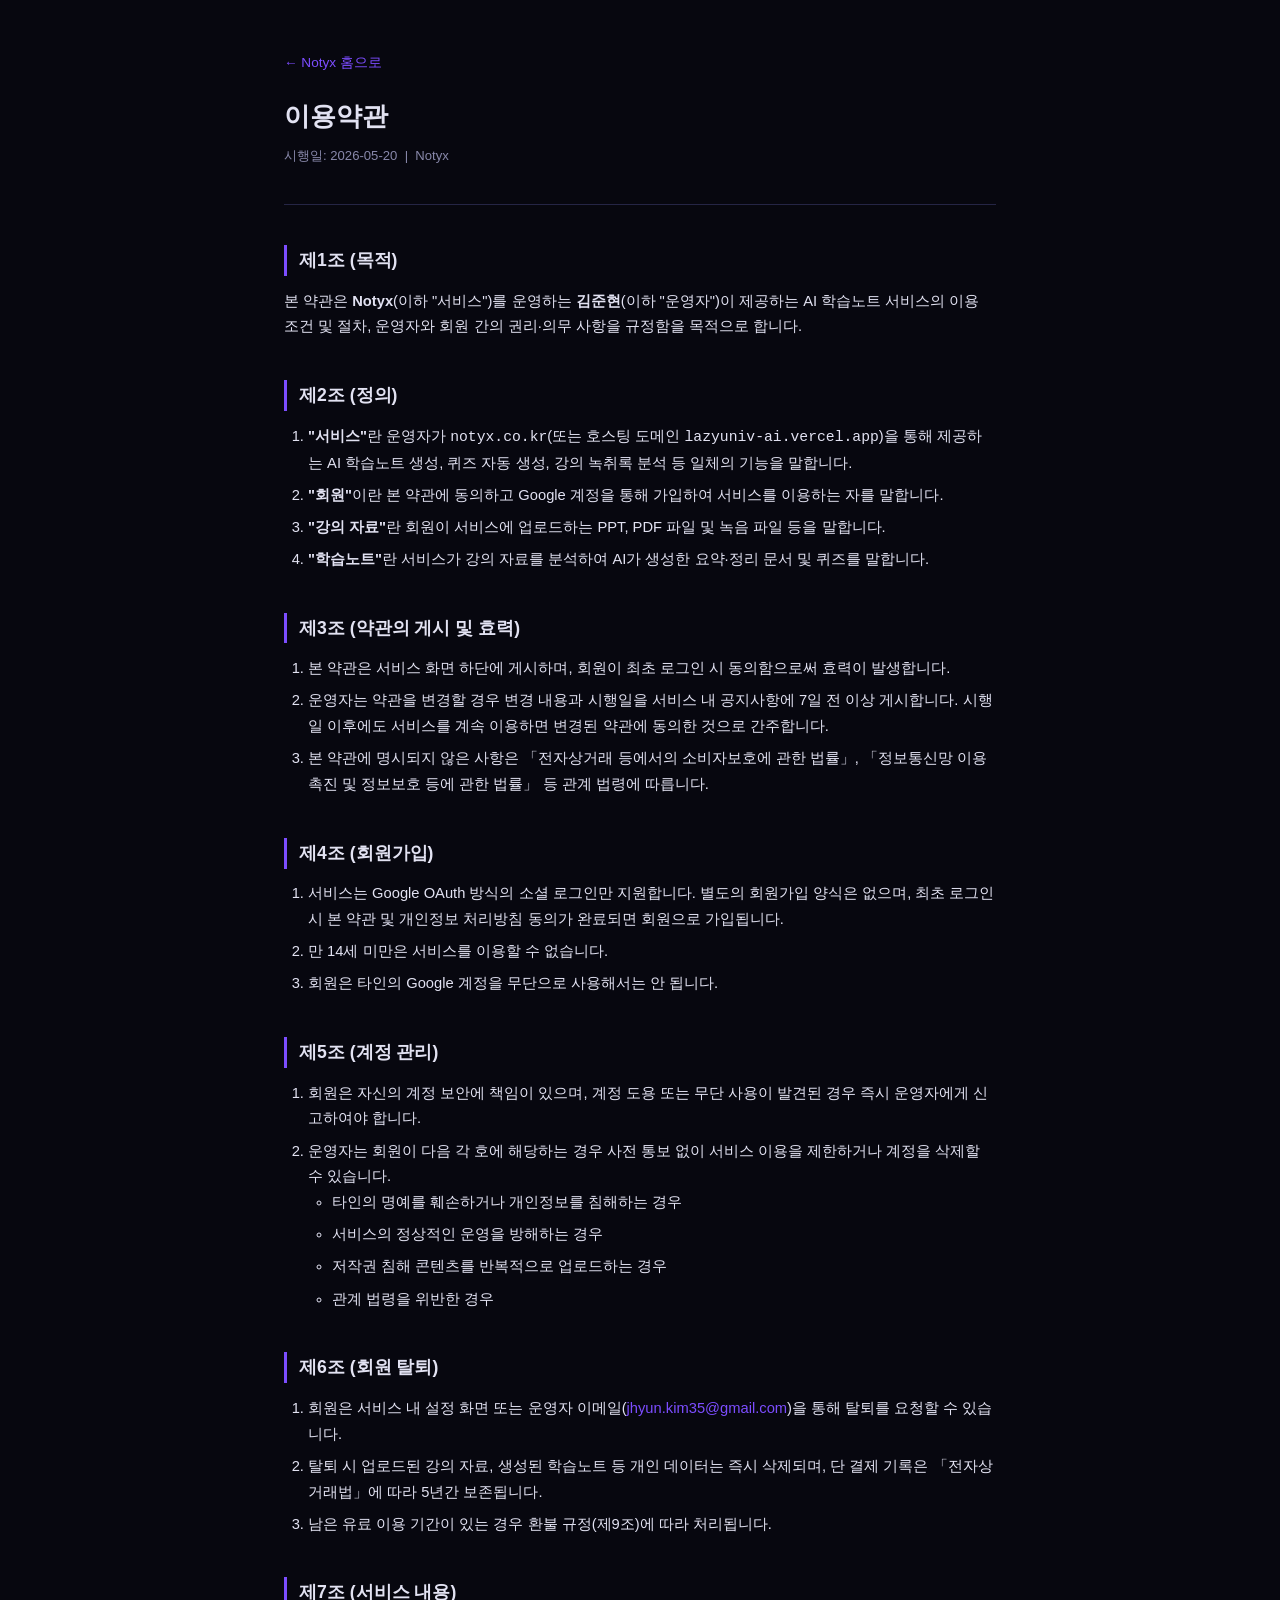
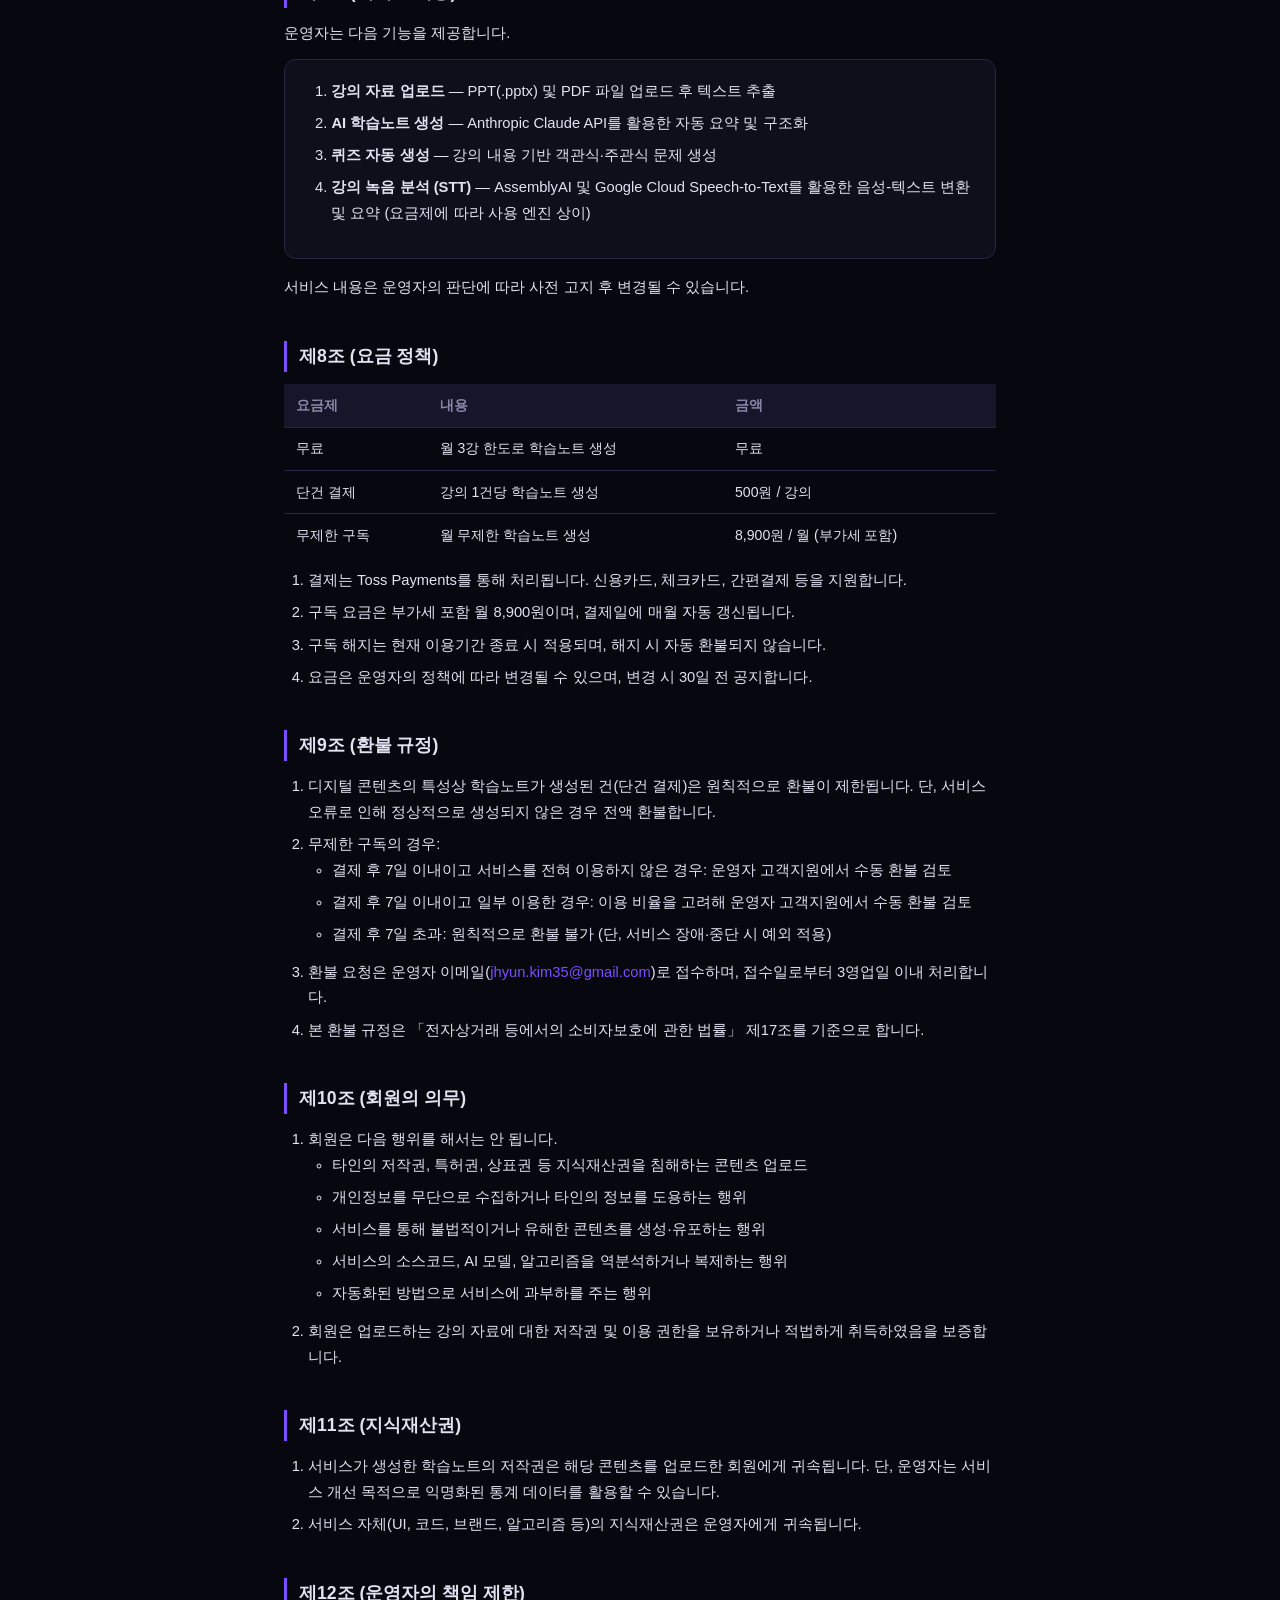
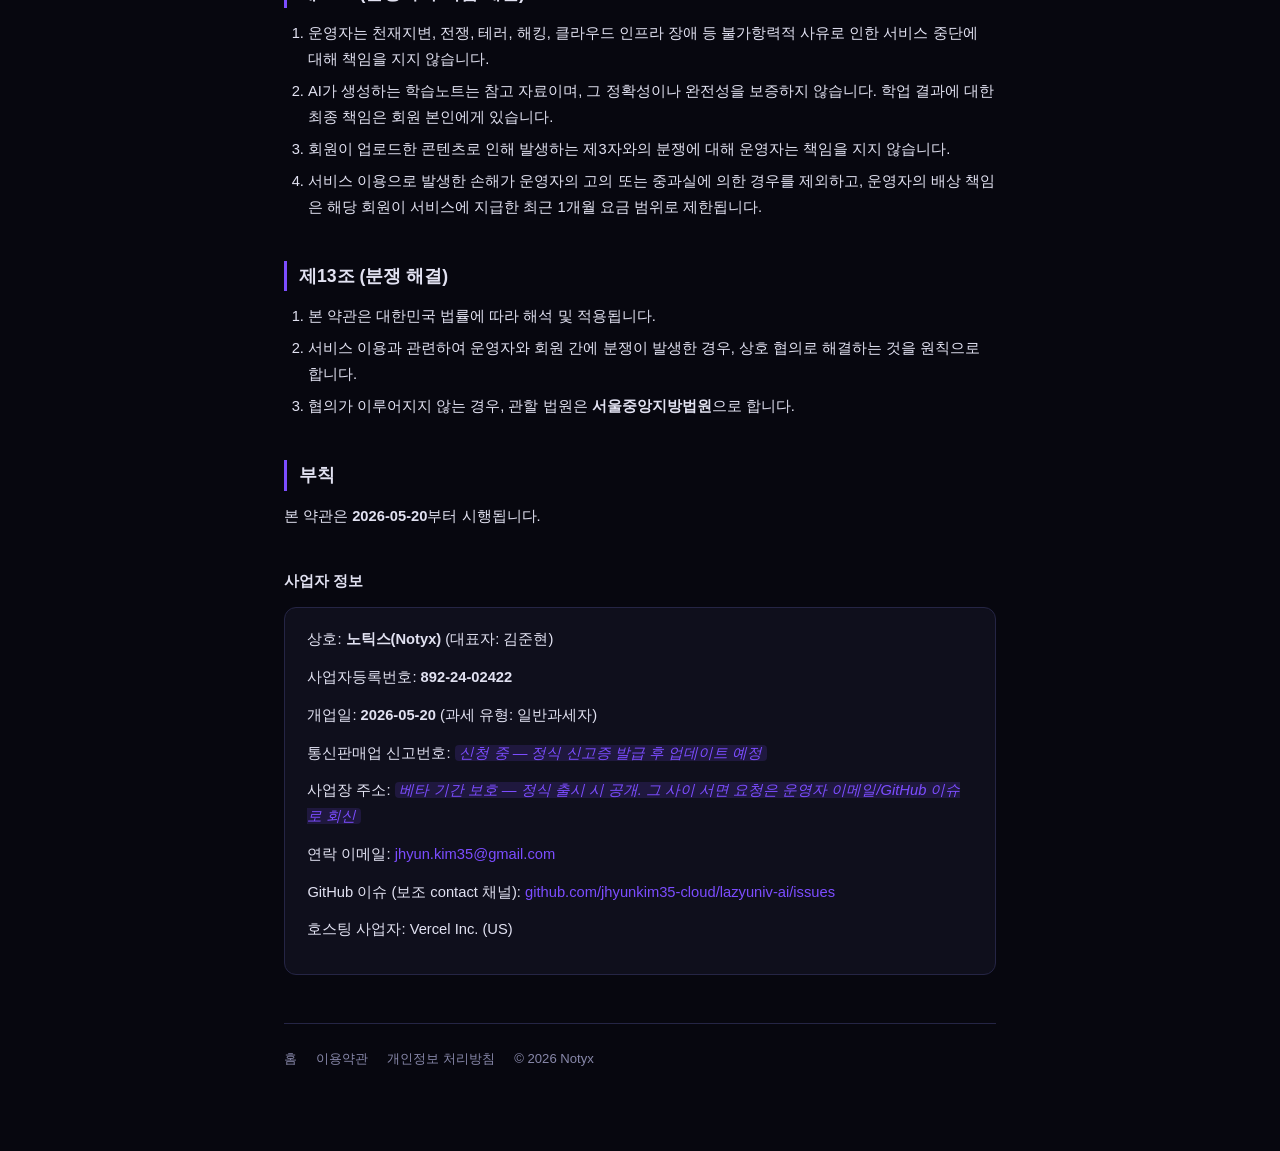
<file: public/terms.html>
<!-- 시행 중. 시행일 2026-05-20. 사업자등록번호 892-24-02422 (노틱스/Notyx). 다음 업데이트 트리거: 통신판매업 신고증 발급, 사업장 주소 공개 결정. -->
<!DOCTYPE html>
<html lang="ko">
<head>
  <meta charset="UTF-8" />
  <meta name="viewport" content="width=device-width, initial-scale=1.0" />
  <title>이용약관 · Notyx</title>
  <link rel="icon" type="image/svg+xml" href="data:image/svg+xml,%3Csvg xmlns='http://www.w3.org/2000/svg' viewBox='0 0 100 100'%3E%3Crect width='100' height='100' rx='20' fill='%231a1a2e'/%3E%3Ctext x='50' y='68' font-family='Georgia,serif' font-size='62' font-weight='600' text-anchor='middle' fill='%23e2e2f2'%3EL%3C/text%3E%3C/svg%3E" />
  <style>
    :root {
      --bg: #07070f;
      --surface: #0f0f1c;
      --surface2: #16162a;
      --surface3: #1e1e36;
      --border: #252545;
      --border-bright: #3a3a6a;
      --primary: #7c4dff;
      --primary-dim: rgba(124, 77, 255, 0.15);
      --text: #e2e2f2;
      --text-muted: #8888aa;
      --radius: 12px;
    }

    * { margin: 0; padding: 0; box-sizing: border-box; }

    body {
      font-family: 'Segoe UI', -apple-system, BlinkMacSystemFont, 'Apple SD Gothic Neo', sans-serif;
      background: var(--bg);
      color: var(--text);
      min-height: 100vh;
      line-height: 1.75;
    }

    .wrap {
      max-width: 760px;
      margin: 0 auto;
      padding: 3rem 1.5rem 5rem;
    }

    header {
      margin-bottom: 2.5rem;
      padding-bottom: 1.5rem;
      border-bottom: 1px solid var(--border);
    }

    header a {
      font-size: 0.85rem;
      color: var(--primary);
      text-decoration: none;
      display: inline-flex;
      align-items: center;
      gap: 0.3rem;
      margin-bottom: 1.2rem;
    }

    header a:hover { text-decoration: underline; }

    h1 {
      font-size: 1.6rem;
      font-weight: 700;
      color: var(--text);
      margin-bottom: 0.4rem;
    }

    .meta {
      font-size: 0.82rem;
      color: var(--text-muted);
    }

    section {
      margin-bottom: 2.5rem;
    }

    h2 {
      font-size: 1.1rem;
      font-weight: 700;
      color: var(--text);
      margin-bottom: 0.8rem;
      padding-left: 0.75rem;
      border-left: 3px solid var(--primary);
    }

    p {
      font-size: 0.92rem;
      color: var(--text);
      margin-bottom: 0.75rem;
    }

    ol, ul {
      padding-left: 1.5rem;
      font-size: 0.92rem;
      margin-bottom: 0.75rem;
    }

    li { margin-bottom: 0.4rem; }

    .card {
      background: var(--surface);
      border: 1px solid var(--border);
      border-radius: var(--radius);
      padding: 1.2rem 1.4rem;
      margin-bottom: 1rem;
    }

    table {
      width: 100%;
      border-collapse: collapse;
      font-size: 0.88rem;
      margin-bottom: 0.75rem;
    }

    th {
      text-align: left;
      padding: 0.55rem 0.75rem;
      background: var(--surface2);
      color: var(--text-muted);
      font-weight: 600;
      border-bottom: 1px solid var(--border);
    }

    td {
      padding: 0.55rem 0.75rem;
      border-bottom: 1px solid var(--border);
      color: var(--text);
      vertical-align: top;
    }

    tr:last-child td { border-bottom: none; }

    .placeholder {
      color: var(--primary);
      background: var(--primary-dim);
      border-radius: 4px;
      padding: 0 0.3rem;
      font-style: italic;
    }

    footer {
      margin-top: 3rem;
      padding-top: 1.5rem;
      border-top: 1px solid var(--border);
      display: flex;
      gap: 1.2rem;
      flex-wrap: wrap;
      font-size: 0.82rem;
      color: var(--text-muted);
    }

    footer a {
      color: var(--text-muted);
      text-decoration: none;
    }

    footer a:hover { color: var(--primary); }
  </style>
</head>
<body>
<div class="wrap">
  <header>
    <a href="/">← Notyx 홈으로</a>
    <h1>이용약관</h1>
    <p class="meta">시행일: 2026-05-20 &nbsp;|&nbsp; Notyx</p>
  </header>

  <!-- 제1조 -->
  <section>
    <h2>제1조 (목적)</h2>
    <p>
      본 약관은 <strong>Notyx</strong>(이하 "서비스")를 운영하는 <strong>김준현</strong>(이하 "운영자")이 제공하는 AI 학습노트 서비스의 이용 조건 및 절차, 운영자와 회원 간의 권리·의무 사항을 규정함을 목적으로 합니다.
    </p>
  </section>

  <!-- 제2조 -->
  <section>
    <h2>제2조 (정의)</h2>
    <ol>
      <li><strong>"서비스"</strong>란 운영자가 <code>notyx.co.kr</code>(또는 호스팅 도메인 <code>lazyuniv-ai.vercel.app</code>)을 통해 제공하는 AI 학습노트 생성, 퀴즈 자동 생성, 강의 녹취록 분석 등 일체의 기능을 말합니다.</li>
      <li><strong>"회원"</strong>이란 본 약관에 동의하고 Google 계정을 통해 가입하여 서비스를 이용하는 자를 말합니다.</li>
      <li><strong>"강의 자료"</strong>란 회원이 서비스에 업로드하는 PPT, PDF 파일 및 녹음 파일 등을 말합니다.</li>
      <li><strong>"학습노트"</strong>란 서비스가 강의 자료를 분석하여 AI가 생성한 요약·정리 문서 및 퀴즈를 말합니다.</li>
    </ol>
  </section>

  <!-- 제3조 -->
  <section>
    <h2>제3조 (약관의 게시 및 효력)</h2>
    <ol>
      <li>본 약관은 서비스 화면 하단에 게시하며, 회원이 최초 로그인 시 동의함으로써 효력이 발생합니다.</li>
      <li>운영자는 약관을 변경할 경우 변경 내용과 시행일을 서비스 내 공지사항에 7일 전 이상 게시합니다. 시행일 이후에도 서비스를 계속 이용하면 변경된 약관에 동의한 것으로 간주합니다.</li>
      <li>본 약관에 명시되지 않은 사항은 「전자상거래 등에서의 소비자보호에 관한 법률」, 「정보통신망 이용촉진 및 정보보호 등에 관한 법률」 등 관계 법령에 따릅니다.</li>
    </ol>
  </section>

  <!-- 제4조 -->
  <section>
    <h2>제4조 (회원가입)</h2>
    <ol>
      <li>서비스는 Google OAuth 방식의 소셜 로그인만 지원합니다. 별도의 회원가입 양식은 없으며, 최초 로그인 시 본 약관 및 개인정보 처리방침 동의가 완료되면 회원으로 가입됩니다.</li>
      <li>만 14세 미만은 서비스를 이용할 수 없습니다.</li>
      <li>회원은 타인의 Google 계정을 무단으로 사용해서는 안 됩니다.</li>
    </ol>
  </section>

  <!-- 제5조 -->
  <section>
    <h2>제5조 (계정 관리)</h2>
    <ol>
      <li>회원은 자신의 계정 보안에 책임이 있으며, 계정 도용 또는 무단 사용이 발견된 경우 즉시 운영자에게 신고하여야 합니다.</li>
      <li>운영자는 회원이 다음 각 호에 해당하는 경우 사전 통보 없이 서비스 이용을 제한하거나 계정을 삭제할 수 있습니다.
        <ul>
          <li>타인의 명예를 훼손하거나 개인정보를 침해하는 경우</li>
          <li>서비스의 정상적인 운영을 방해하는 경우</li>
          <li>저작권 침해 콘텐츠를 반복적으로 업로드하는 경우</li>
          <li>관계 법령을 위반한 경우</li>
        </ul>
      </li>
    </ol>
  </section>

  <!-- 제6조 -->
  <section>
    <h2>제6조 (회원 탈퇴)</h2>
    <ol>
      <li>회원은 서비스 내 설정 화면 또는 운영자 이메일(<a href="mailto:jhyun.kim35@gmail.com" style="color:var(--primary);text-decoration:none">jhyun.kim35@gmail.com</a>)을 통해 탈퇴를 요청할 수 있습니다.</li>
      <li>탈퇴 시 업로드된 강의 자료, 생성된 학습노트 등 개인 데이터는 즉시 삭제되며, 단 결제 기록은 「전자상거래법」에 따라 5년간 보존됩니다.</li>
      <li>남은 유료 이용 기간이 있는 경우 환불 규정(제9조)에 따라 처리됩니다.</li>
    </ol>
  </section>

  <!-- 제7조 -->
  <section>
    <h2>제7조 (서비스 내용)</h2>
    <p>운영자는 다음 기능을 제공합니다.</p>
    <div class="card">
      <ol>
        <li><strong>강의 자료 업로드</strong> — PPT(.pptx) 및 PDF 파일 업로드 후 텍스트 추출</li>
        <li><strong>AI 학습노트 생성</strong> — Anthropic Claude API를 활용한 자동 요약 및 구조화</li>
        <li><strong>퀴즈 자동 생성</strong> — 강의 내용 기반 객관식·주관식 문제 생성</li>
        <li><strong>강의 녹음 분석 (STT)</strong> — AssemblyAI 및 Google Cloud Speech-to-Text를 활용한 음성-텍스트 변환 및 요약 (요금제에 따라 사용 엔진 상이)</li>
      </ol>
    </div>
    <p>서비스 내용은 운영자의 판단에 따라 사전 고지 후 변경될 수 있습니다.</p>
  </section>

  <!-- 제8조 -->
  <section>
    <h2>제8조 (요금 정책)</h2>
    <table>
      <thead>
        <tr>
          <th>요금제</th>
          <th>내용</th>
          <th>금액</th>
        </tr>
      </thead>
      <tbody>
        <tr>
          <td>무료</td>
          <td>월 3강 한도로 학습노트 생성</td>
          <td>무료</td>
        </tr>
        <tr>
          <td>단건 결제</td>
          <td>강의 1건당 학습노트 생성</td>
          <td>500원 / 강의</td>
        </tr>
        <tr>
          <td>무제한 구독</td>
          <td>월 무제한 학습노트 생성</td>
          <td>8,900원 / 월 (부가세 포함)</td>
        </tr>
      </tbody>
    </table>
    <ol>
      <li>결제는 Toss Payments를 통해 처리됩니다. 신용카드, 체크카드, 간편결제 등을 지원합니다.</li>
      <li>구독 요금은 부가세 포함 월 8,900원이며, 결제일에 매월 자동 갱신됩니다.</li>
      <li>구독 해지는 현재 이용기간 종료 시 적용되며, 해지 시 자동 환불되지 않습니다.</li>
      <li>요금은 운영자의 정책에 따라 변경될 수 있으며, 변경 시 30일 전 공지합니다.</li>
    </ol>
  </section>

  <!-- 제9조 -->
  <section>
    <h2>제9조 (환불 규정)</h2>
    <ol>
      <li>디지털 콘텐츠의 특성상 학습노트가 생성된 건(단건 결제)은 원칙적으로 환불이 제한됩니다. 단, 서비스 오류로 인해 정상적으로 생성되지 않은 경우 전액 환불합니다.</li>
      <li>무제한 구독의 경우:
        <ul>
          <li>결제 후 7일 이내이고 서비스를 전혀 이용하지 않은 경우: 운영자 고객지원에서 수동 환불 검토</li>
          <li>결제 후 7일 이내이고 일부 이용한 경우: 이용 비율을 고려해 운영자 고객지원에서 수동 환불 검토</li>
          <li>결제 후 7일 초과: 원칙적으로 환불 불가 (단, 서비스 장애·중단 시 예외 적용)</li>
        </ul>
      </li>
      <li>환불 요청은 운영자 이메일(<a href="mailto:jhyun.kim35@gmail.com" style="color:var(--primary);text-decoration:none">jhyun.kim35@gmail.com</a>)로 접수하며, 접수일로부터 3영업일 이내 처리합니다.</li>
      <li>본 환불 규정은 「전자상거래 등에서의 소비자보호에 관한 법률」 제17조를 기준으로 합니다.</li>
    </ol>
  </section>

  <!-- 제10조 -->
  <section>
    <h2>제10조 (회원의 의무)</h2>
    <ol>
      <li>회원은 다음 행위를 해서는 안 됩니다.
        <ul>
          <li>타인의 저작권, 특허권, 상표권 등 지식재산권을 침해하는 콘텐츠 업로드</li>
          <li>개인정보를 무단으로 수집하거나 타인의 정보를 도용하는 행위</li>
          <li>서비스를 통해 불법적이거나 유해한 콘텐츠를 생성·유포하는 행위</li>
          <li>서비스의 소스코드, AI 모델, 알고리즘을 역분석하거나 복제하는 행위</li>
          <li>자동화된 방법으로 서비스에 과부하를 주는 행위</li>
        </ul>
      </li>
      <li>회원은 업로드하는 강의 자료에 대한 저작권 및 이용 권한을 보유하거나 적법하게 취득하였음을 보증합니다.</li>
    </ol>
  </section>

  <!-- 제11조 -->
  <section>
    <h2>제11조 (지식재산권)</h2>
    <ol>
      <li>서비스가 생성한 학습노트의 저작권은 해당 콘텐츠를 업로드한 회원에게 귀속됩니다. 단, 운영자는 서비스 개선 목적으로 익명화된 통계 데이터를 활용할 수 있습니다.</li>
      <li>서비스 자체(UI, 코드, 브랜드, 알고리즘 등)의 지식재산권은 운영자에게 귀속됩니다.</li>
    </ol>
  </section>

  <!-- 제12조 -->
  <section>
    <h2>제12조 (운영자의 책임 제한)</h2>
    <ol>
      <li>운영자는 천재지변, 전쟁, 테러, 해킹, 클라우드 인프라 장애 등 불가항력적 사유로 인한 서비스 중단에 대해 책임을 지지 않습니다.</li>
      <li>AI가 생성하는 학습노트는 참고 자료이며, 그 정확성이나 완전성을 보증하지 않습니다. 학업 결과에 대한 최종 책임은 회원 본인에게 있습니다.</li>
      <li>회원이 업로드한 콘텐츠로 인해 발생하는 제3자와의 분쟁에 대해 운영자는 책임을 지지 않습니다.</li>
      <li>서비스 이용으로 발생한 손해가 운영자의 고의 또는 중과실에 의한 경우를 제외하고, 운영자의 배상 책임은 해당 회원이 서비스에 지급한 최근 1개월 요금 범위로 제한됩니다.</li>
    </ol>
  </section>

  <!-- 제13조 -->
  <section>
    <h2>제13조 (분쟁 해결)</h2>
    <ol>
      <li>본 약관은 대한민국 법률에 따라 해석 및 적용됩니다.</li>
      <li>서비스 이용과 관련하여 운영자와 회원 간에 분쟁이 발생한 경우, 상호 협의로 해결하는 것을 원칙으로 합니다.</li>
      <li>협의가 이루어지지 않는 경우, 관할 법원은 <strong>서울중앙지방법원</strong>으로 합니다.</li>
    </ol>
  </section>

  <!-- 부칙 -->
  <section>
    <h2>부칙</h2>
    <p>본 약관은 <strong>2026-05-20</strong>부터 시행됩니다.</p>
    <br />
    <p><strong>사업자 정보</strong></p>
    <div class="card">
      <p>상호: <strong>노틱스(Notyx)</strong> (대표자: 김준현)</p>
      <p>사업자등록번호: <strong>892-24-02422</strong></p>
      <p>개업일: <strong>2026-05-20</strong> (과세 유형: 일반과세자)</p>
      <p>통신판매업 신고번호: <span class="placeholder">신청 중 — 정식 신고증 발급 후 업데이트 예정</span></p>
      <p>사업장 주소: <span class="placeholder">베타 기간 보호 — 정식 출시 시 공개. 그 사이 서면 요청은 운영자 이메일/GitHub 이슈로 회신</span></p>
      <p>연락 이메일: <a href="mailto:jhyun.kim35@gmail.com" style="color:var(--primary);text-decoration:none">jhyun.kim35@gmail.com</a></p>
      <p>GitHub 이슈 (보조 contact 채널): <a href="https://github.com/jhyunkim35-cloud/lazyuniv-ai/issues" target="_blank" rel="noopener" style="color:var(--primary);text-decoration:none">github.com/jhyunkim35-cloud/lazyuniv-ai/issues</a></p>
      <p>호스팅 사업자: Vercel Inc. (US)</p>
    </div>
  </section>

  <footer>
    <a href="/">홈</a>
    <a href="/terms.html">이용약관</a>
    <a href="/privacy.html">개인정보 처리방침</a>
    <span>© 2026 Notyx</span>
  </footer>
</div>
</body>
</html>
</file>
